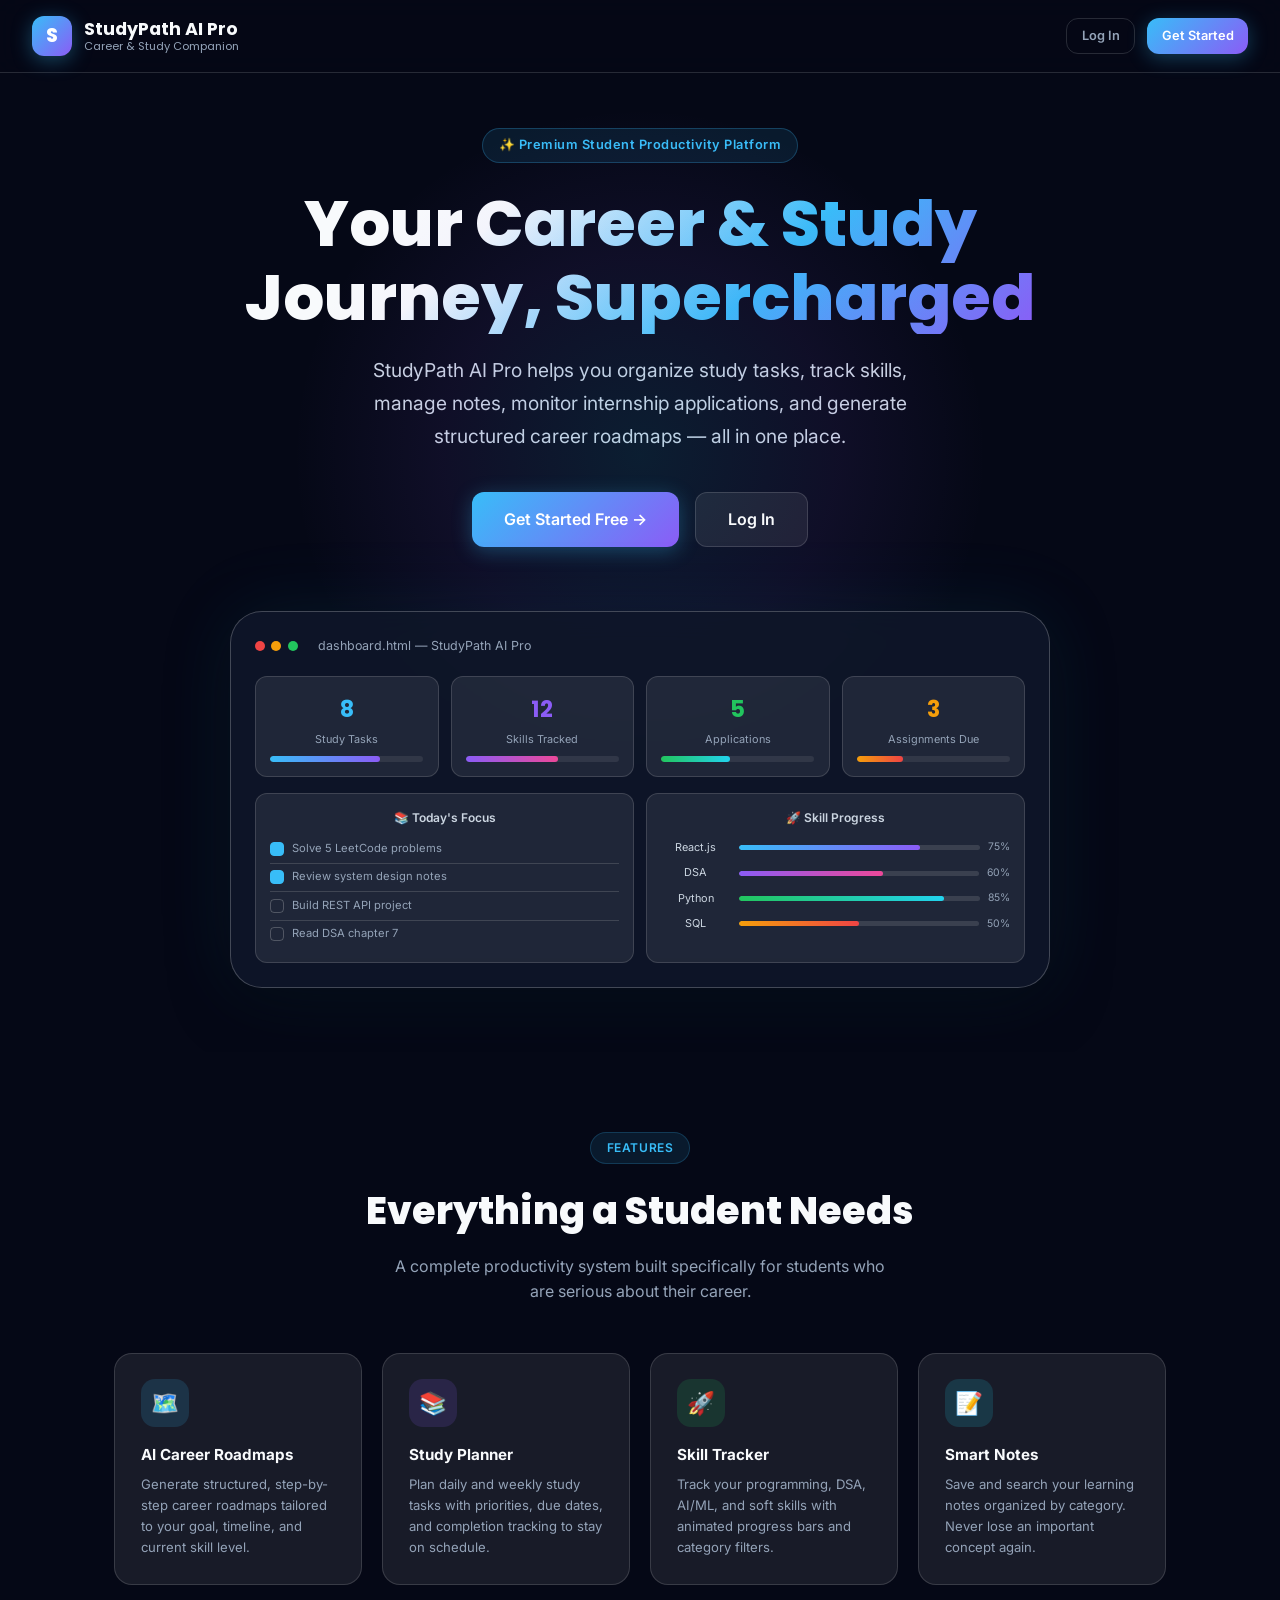
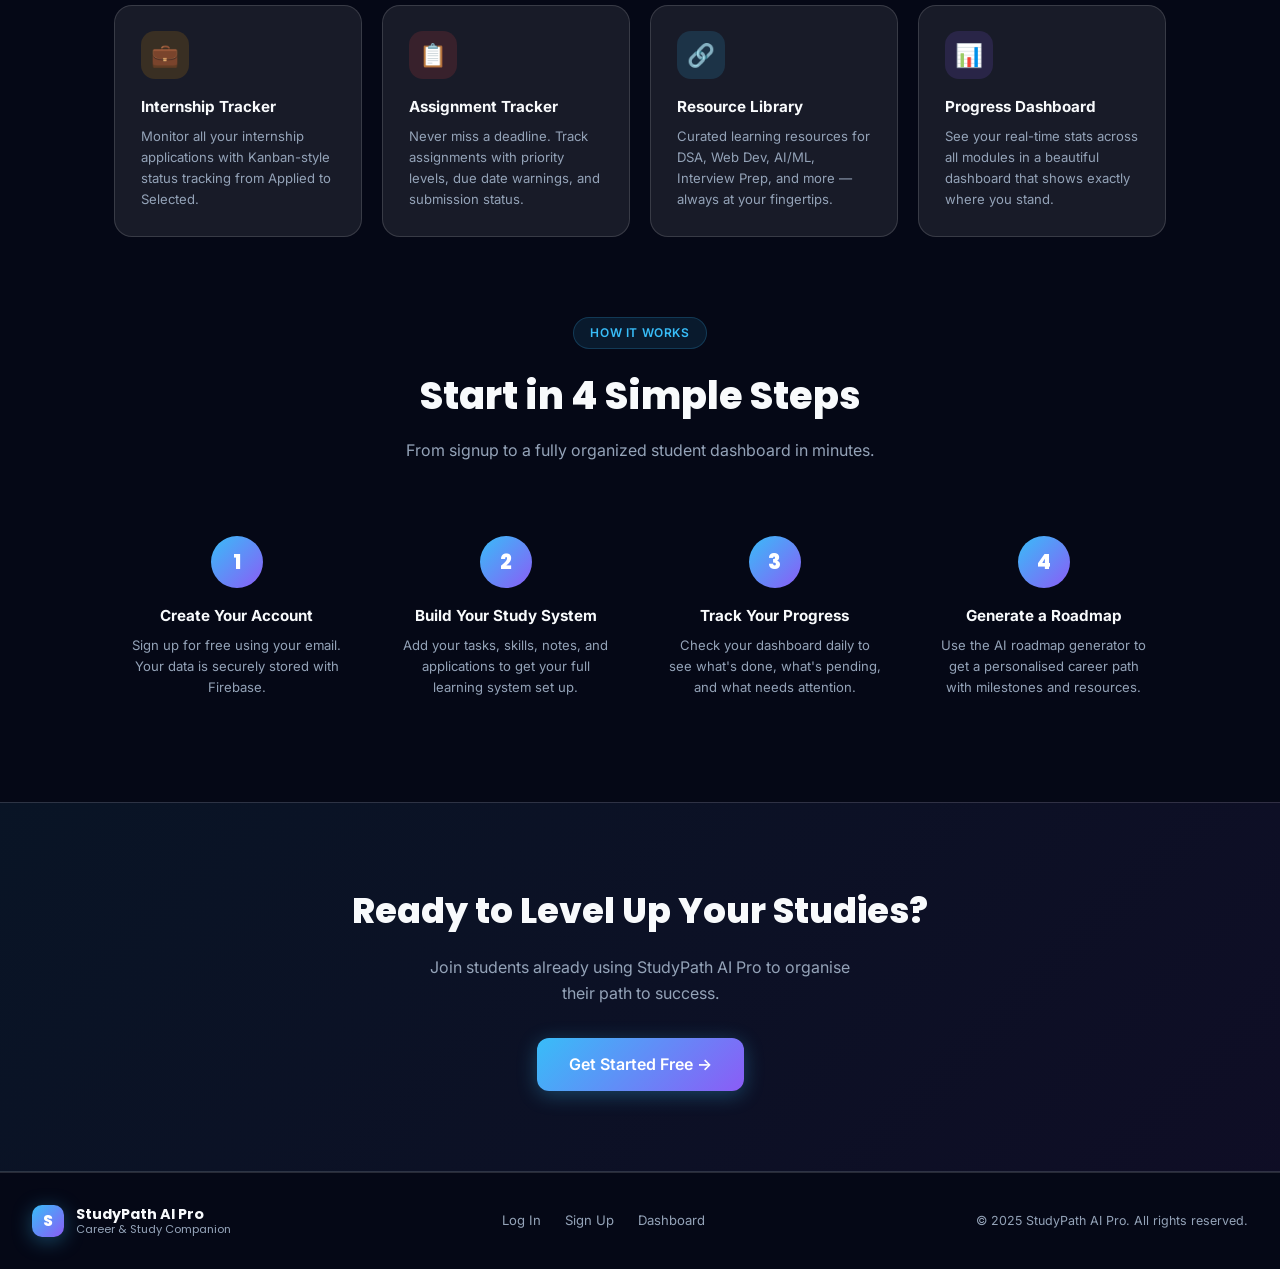
<file: studypathai/index.html>
<!DOCTYPE html>
<html lang="en">

<head>
  <meta charset="UTF-8" />
  <meta name="viewport" content="width=device-width, initial-scale=1.0" />
  <title>StudyPath AI Pro – Career & Study Companion</title>
  <meta name="description"
    content="StudyPath AI Pro is a premium student productivity and career planning platform. Organize tasks, track skills, manage notes, monitor internship applications, and generate structured career roadmaps." />
  <link rel="preconnect" href="https://fonts.googleapis.com" />
  <link rel="preconnect" href="https://fonts.gstatic.com" crossorigin />
  <link
    href="https://fonts.googleapis.com/css2?family=Inter:wght@300;400;500;600;700;800&family=Poppins:wght@400;500;600;700;800&display=swap"
    rel="stylesheet" />
  <link rel="stylesheet" href="css/style.css" />
  <style>
    /* ── LANDING HEADER ── */
    .landing-header {
      position: fixed;
      top: 0;
      left: 0;
      right: 0;
      z-index: 100;
      padding: 1rem 2rem;
      display: flex;
      align-items: center;
      justify-content: space-between;
      background: rgba(5, 8, 22, 0.8);
      border-bottom: 1px solid var(--border);
      backdrop-filter: blur(12px);
      -webkit-backdrop-filter: blur(12px);
    }

    .header-actions {
      display: flex;
      gap: 0.75rem;
    }

    /* ── HERO ── */
    .hero {
      min-height: 100vh;
      display: flex;
      align-items: center;
      justify-content: center;
      flex-direction: column;
      text-align: center;
      padding: 8rem 1.5rem 4rem;
      position: relative;
      overflow: hidden;
    }

    .hero::before {
      content: '';
      position: absolute;
      top: 10%;
      left: 50%;
      transform: translateX(-50%);
      width: 700px;
      height: 700px;
      background: radial-gradient(circle, rgba(56, 189, 248, 0.12) 0%, rgba(139, 92, 246, 0.08) 40%, transparent 70%);
      pointer-events: none;
    }

    .hero-tag {
      display: inline-flex;
      align-items: center;
      gap: 0.5rem;
      padding: 0.4rem 1rem;
      border-radius: 20px;
      background: rgba(56, 189, 248, 0.1);
      border: 1px solid rgba(56, 189, 248, 0.25);
      font-size: 0.8rem;
      font-weight: 600;
      color: var(--primary);
      margin-bottom: 1.5rem;
      letter-spacing: 0.04em;
    }

    .hero h1 {
      font-family: 'Poppins', sans-serif;
      font-size: clamp(2.2rem, 6vw, 4rem);
      font-weight: 800;
      line-height: 1.15;
      margin-bottom: 1.25rem;
      background: linear-gradient(135deg, #f8fafc 30%, #38bdf8 65%, #8b5cf6 100%);
      -webkit-background-clip: text;
      -webkit-text-fill-color: transparent;
      background-clip: text;
    }

    .hero-sub {
      font-size: clamp(1rem, 2.5vw, 1.2rem);
      color: var(--text-soft);
      max-width: 580px;
      line-height: 1.7;
      margin-bottom: 2.5rem;
    }

    .hero-cta {
      display: flex;
      gap: 1rem;
      flex-wrap: wrap;
      justify-content: center;
      margin-bottom: 4rem;
    }

    /* Dashboard Preview Card */
    .hero-preview {
      width: 100%;
      max-width: 820px;
      background: rgba(15, 23, 42, 0.9);
      border: 1px solid var(--border-strong);
      border-radius: var(--radius-xl);
      padding: 1.5rem;
      box-shadow: var(--shadow-soft), 0 0 80px rgba(56, 189, 248, 0.1);
      backdrop-filter: blur(16px);
      -webkit-backdrop-filter: blur(16px);
      position: relative;
      z-index: 1;
    }

    .preview-topbar {
      display: flex;
      align-items: center;
      gap: 0.5rem;
      margin-bottom: 1.25rem;
    }

    .preview-dot {
      width: 10px;
      height: 10px;
      border-radius: 50%;
    }

    .preview-dots {
      display: flex;
      gap: 0.4rem;
    }

    .preview-title {
      font-size: 0.78rem;
      color: var(--text-muted);
      margin-left: 0.75rem;
    }

    .preview-stats {
      display: grid;
      grid-template-columns: repeat(4, 1fr);
      gap: 0.75rem;
      margin-bottom: 1rem;
    }

    .preview-stat {
      background: var(--bg-card);
      border: 1px solid var(--border);
      border-radius: var(--radius-sm);
      padding: 0.9rem;
    }

    .preview-stat-val {
      font-family: 'Poppins', sans-serif;
      font-size: 1.4rem;
      font-weight: 700;
    }

    .preview-stat-lbl {
      font-size: 0.68rem;
      color: var(--text-muted);
      margin-top: 0.2rem;
    }

    .preview-bar {
      height: 6px;
      border-radius: 3px;
      background: var(--bg-card);
      overflow: hidden;
      margin-top: 0.5rem;
    }

    .preview-bar-fill {
      height: 100%;
      border-radius: 3px;
      background: linear-gradient(90deg, var(--primary), var(--secondary));
    }

    .preview-cards-row {
      display: grid;
      grid-template-columns: 1fr 1fr;
      gap: 0.75rem;
    }

    .preview-card {
      background: var(--bg-card);
      border: 1px solid var(--border);
      border-radius: var(--radius-sm);
      padding: 0.85rem;
    }

    .preview-card-title {
      font-size: 0.75rem;
      font-weight: 600;
      margin-bottom: 0.5rem;
      color: var(--text-soft);
    }

    .preview-task {
      display: flex;
      align-items: center;
      gap: 0.5rem;
      padding: 0.3rem 0;
      border-bottom: 1px solid var(--border);
    }

    .preview-task:last-child {
      border-bottom: none;
    }

    .preview-check {
      width: 14px;
      height: 14px;
      border-radius: 4px;
      border: 1px solid var(--border-strong);
      flex-shrink: 0;
    }

    .preview-check.done {
      background: var(--primary);
      border-color: var(--primary);
    }

    .preview-task-text {
      font-size: 0.7rem;
      color: var(--text-muted);
    }

    .preview-skill {
      display: flex;
      align-items: center;
      gap: 0.5rem;
      padding: 0.25rem 0;
    }

    .preview-skill-name {
      font-size: 0.68rem;
      color: var(--text-soft);
      width: 70px;
      flex-shrink: 0;
    }

    .preview-skill-bar {
      flex: 1;
      height: 5px;
      background: var(--bg-card-strong);
      border-radius: 3px;
      overflow: hidden;
    }

    .preview-skill-fill {
      height: 100%;
      border-radius: 3px;
    }

    @media (max-width: 600px) {
      .preview-stats {
        grid-template-columns: repeat(2, 1fr);
      }

      .preview-cards-row {
        grid-template-columns: 1fr;
      }
    }

    /* ── FEATURES ── */
    .section {
      padding: 5rem 1.5rem;
      max-width: 1100px;
      margin: 0 auto;
    }

    .section-header-centered {
      text-align: center;
      margin-bottom: 3rem;
    }

    .section-label {
      display: inline-block;
      padding: 0.35rem 1rem;
      border-radius: 20px;
      font-size: 0.75rem;
      font-weight: 600;
      letter-spacing: 0.05em;
      background: rgba(56, 189, 248, 0.1);
      border: 1px solid rgba(56, 189, 248, 0.2);
      color: var(--primary);
      margin-bottom: 1rem;
    }

    .section-header-centered h2 {
      font-family: 'Poppins', sans-serif;
      font-size: clamp(1.6rem, 4vw, 2.4rem);
      font-weight: 800;
    }

    .section-header-centered p {
      color: var(--text-muted);
      max-width: 500px;
      margin: 0.75rem auto 0;
    }

    .features-grid {
      display: grid;
      grid-template-columns: repeat(auto-fill, minmax(240px, 1fr));
      gap: 1.25rem;
    }

    .feature-card {
      background: var(--bg-card);
      border: 1px solid var(--border);
      border-radius: var(--radius-md);
      padding: 1.6rem;
      transition: all 0.25s ease;
      position: relative;
      overflow: hidden;
    }

    .feature-card::before {
      content: '';
      position: absolute;
      top: 0;
      left: 0;
      right: 0;
      height: 2px;
      background: linear-gradient(90deg, var(--primary), var(--secondary));
      border-radius: var(--radius-md) var(--radius-md) 0 0;
      opacity: 0;
      transition: opacity 0.25s;
    }

    .feature-card:hover {
      transform: translateY(-4px);
      box-shadow: var(--shadow-soft);
      border-color: var(--border-strong);
    }

    .feature-card:hover::before {
      opacity: 1;
    }

    .feature-icon {
      width: 48px;
      height: 48px;
      border-radius: 14px;
      display: flex;
      align-items: center;
      justify-content: center;
      font-size: 1.4rem;
      margin-bottom: 1rem;
    }

    .feature-card h3 {
      font-size: 0.95rem;
      font-weight: 700;
      margin-bottom: 0.4rem;
    }

    .feature-card p {
      font-size: 0.82rem;
      color: var(--text-muted);
      line-height: 1.6;
    }

    /* ── HOW IT WORKS ── */
    .how-grid {
      display: grid;
      grid-template-columns: repeat(auto-fill, minmax(200px, 1fr));
      gap: 1.5rem;
      margin-top: 0.5rem;
    }

    .how-step {
      text-align: center;
      padding: 1.5rem 1rem;
    }

    .how-number {
      width: 52px;
      height: 52px;
      border-radius: 50%;
      background: linear-gradient(135deg, #38bdf8, #8b5cf6);
      display: flex;
      align-items: center;
      justify-content: center;
      font-family: 'Poppins', sans-serif;
      font-size: 1.3rem;
      font-weight: 800;
      color: #fff;
      margin: 0 auto 1rem;
    }

    .how-step h3 {
      font-size: 0.95rem;
      font-weight: 700;
      margin-bottom: 0.4rem;
    }

    .how-step p {
      font-size: 0.82rem;
      color: var(--text-muted);
    }

    /* ── CTA SECTION ── */
    .cta-section {
      text-align: center;
      padding: 5rem 1.5rem;
      background: linear-gradient(135deg, rgba(56, 189, 248, 0.07), rgba(139, 92, 246, 0.07));
      border-top: 1px solid var(--border);
      border-bottom: 1px solid var(--border);
    }

    .cta-section h2 {
      font-family: 'Poppins', sans-serif;
      font-size: clamp(1.6rem, 4vw, 2.2rem);
      font-weight: 800;
      margin-bottom: 1rem;
    }

    .cta-section p {
      color: var(--text-muted);
      max-width: 440px;
      margin: 0 auto 2rem;
    }

    /* ── FOOTER ── */
    .landing-footer {
      padding: 2rem 2rem;
      border-top: 1px solid var(--border);
      display: flex;
      align-items: center;
      justify-content: space-between;
      flex-wrap: wrap;
      gap: 1rem;
    }

    .footer-links {
      display: flex;
      gap: 1.5rem;
    }

    .footer-links a {
      font-size: 0.82rem;
      color: var(--text-muted);
      text-decoration: none;
    }

    .footer-links a:hover {
      color: var(--text-main);
    }

    .footer-copy {
      font-size: 0.78rem;
      color: var(--text-muted);
    }
  </style>
</head>

<body>

  <!-- HEADER -->
  <header class="landing-header">
    <a href="index.html" class="brand-wrap">
      <div class="brand-mark">S</div>
      <div class="brand-text">StudyPath AI Pro <span>Career & Study Companion</span></div>
    </a>
    <div class="header-actions">
      <a href="login.html" class="btn btn-ghost btn-sm">Log In</a>
      <a href="signup.html" class="btn btn-primary btn-sm">Get Started</a>
    </div>
  </header>

  <!-- HERO -->
  <section class="hero">
    <div class="hero-tag">✨ Premium Student Productivity Platform</div>
    <h1>Your Career & Study<br>Journey, Supercharged</h1>
    <p class="hero-sub">
      StudyPath AI Pro helps you organize study tasks, track skills, manage notes,
      monitor internship applications, and generate structured career roadmaps — all in one place.
    </p>
    <div class="hero-cta">
      <a href="signup.html" class="btn btn-primary btn-lg">Get Started Free →</a>
      <a href="login.html" class="btn btn-secondary btn-lg">Log In</a>
    </div>

    <!-- Dashboard Preview -->
    <div class="hero-preview">
      <div class="preview-topbar">
        <div class="preview-dots">
          <div class="preview-dot" style="background:#ef4444;"></div>
          <div class="preview-dot" style="background:#f59e0b;"></div>
          <div class="preview-dot" style="background:#22c55e;"></div>
        </div>
        <span class="preview-title">dashboard.html — StudyPath AI Pro</span>
      </div>
      <div class="preview-stats">
        <div class="preview-stat">
          <div class="preview-stat-val" style="color:#38bdf8;">8</div>
          <div class="preview-stat-lbl">Study Tasks</div>
          <div class="preview-bar">
            <div class="preview-bar-fill" style="width:72%;"></div>
          </div>
        </div>
        <div class="preview-stat">
          <div class="preview-stat-val" style="color:#8b5cf6;">12</div>
          <div class="preview-stat-lbl">Skills Tracked</div>
          <div class="preview-bar">
            <div class="preview-bar-fill" style="width:60%;background:linear-gradient(90deg,#8b5cf6,#ec4899);"></div>
          </div>
        </div>
        <div class="preview-stat">
          <div class="preview-stat-val" style="color:#22c55e;">5</div>
          <div class="preview-stat-lbl">Applications</div>
          <div class="preview-bar">
            <div class="preview-bar-fill" style="width:45%;background:linear-gradient(90deg,#22c55e,#22d3ee);"></div>
          </div>
        </div>
        <div class="preview-stat">
          <div class="preview-stat-val" style="color:#f59e0b;">3</div>
          <div class="preview-stat-lbl">Assignments Due</div>
          <div class="preview-bar">
            <div class="preview-bar-fill" style="width:30%;background:linear-gradient(90deg,#f59e0b,#ef4444);"></div>
          </div>
        </div>
      </div>
      <div class="preview-cards-row">
        <div class="preview-card">
          <div class="preview-card-title">📚 Today's Focus</div>
          <div class="preview-task">
            <div class="preview-check done"></div><span class="preview-task-text">Solve 5 LeetCode problems</span>
          </div>
          <div class="preview-task">
            <div class="preview-check done"></div><span class="preview-task-text">Review system design notes</span>
          </div>
          <div class="preview-task">
            <div class="preview-check"></div><span class="preview-task-text">Build REST API project</span>
          </div>
          <div class="preview-task">
            <div class="preview-check"></div><span class="preview-task-text">Read DSA chapter 7</span>
          </div>
        </div>
        <div class="preview-card">
          <div class="preview-card-title">🚀 Skill Progress</div>
          <div class="preview-skill"><span class="preview-skill-name">React.js</span>
            <div class="preview-skill-bar">
              <div class="preview-skill-fill" style="width:75%;background:linear-gradient(90deg,#38bdf8,#8b5cf6);">
              </div>
            </div><span style="font-size:.65rem;color:#94a3b8;">75%</span>
          </div>
          <div class="preview-skill"><span class="preview-skill-name">DSA</span>
            <div class="preview-skill-bar">
              <div class="preview-skill-fill" style="width:60%;background:linear-gradient(90deg,#8b5cf6,#ec4899);">
              </div>
            </div><span style="font-size:.65rem;color:#94a3b8;">60%</span>
          </div>
          <div class="preview-skill"><span class="preview-skill-name">Python</span>
            <div class="preview-skill-bar">
              <div class="preview-skill-fill" style="width:85%;background:linear-gradient(90deg,#22c55e,#22d3ee);">
              </div>
            </div><span style="font-size:.65rem;color:#94a3b8;">85%</span>
          </div>
          <div class="preview-skill"><span class="preview-skill-name">SQL</span>
            <div class="preview-skill-bar">
              <div class="preview-skill-fill" style="width:50%;background:linear-gradient(90deg,#f59e0b,#ef4444);">
              </div>
            </div><span style="font-size:.65rem;color:#94a3b8;">50%</span>
          </div>
        </div>
      </div>
    </div>
  </section>

  <!-- FEATURES -->
  <section class="section" id="features">
    <div class="section-header-centered">
      <div class="section-label">FEATURES</div>
      <h2>Everything a Student Needs</h2>
      <p>A complete productivity system built specifically for students who are serious about their career.</p>
    </div>
    <div class="features-grid">
      <div class="feature-card">
        <div class="feature-icon" style="background:rgba(56,189,248,0.15);">🗺️</div>
        <h3>AI Career Roadmaps</h3>
        <p>Generate structured, step-by-step career roadmaps tailored to your goal, timeline, and current skill level.
        </p>
      </div>
      <div class="feature-card">
        <div class="feature-icon" style="background:rgba(139,92,246,0.15);">📚</div>
        <h3>Study Planner</h3>
        <p>Plan daily and weekly study tasks with priorities, due dates, and completion tracking to stay on schedule.
        </p>
      </div>
      <div class="feature-card">
        <div class="feature-icon" style="background:rgba(34,197,94,0.15);">🚀</div>
        <h3>Skill Tracker</h3>
        <p>Track your programming, DSA, AI/ML, and soft skills with animated progress bars and category filters.</p>
      </div>
      <div class="feature-card">
        <div class="feature-icon" style="background:rgba(34,211,238,0.15);">📝</div>
        <h3>Smart Notes</h3>
        <p>Save and search your learning notes organized by category. Never lose an important concept again.</p>
      </div>
      <div class="feature-card">
        <div class="feature-icon" style="background:rgba(245,158,11,0.15);">💼</div>
        <h3>Internship Tracker</h3>
        <p>Monitor all your internship applications with Kanban-style status tracking from Applied to Selected.</p>
      </div>
      <div class="feature-card">
        <div class="feature-icon" style="background:rgba(239,68,68,0.15);">📋</div>
        <h3>Assignment Tracker</h3>
        <p>Never miss a deadline. Track assignments with priority levels, due date warnings, and submission status.</p>
      </div>
      <div class="feature-card">
        <div class="feature-icon" style="background:rgba(56,189,248,0.15);">🔗</div>
        <h3>Resource Library</h3>
        <p>Curated learning resources for DSA, Web Dev, AI/ML, Interview Prep, and more — always at your fingertips.</p>
      </div>
      <div class="feature-card">
        <div class="feature-icon" style="background:rgba(139,92,246,0.15);">📊</div>
        <h3>Progress Dashboard</h3>
        <p>See your real-time stats across all modules in a beautiful dashboard that shows exactly where you stand.</p>
      </div>
    </div>
  </section>

  <!-- HOW IT WORKS -->
  <section class="section" id="how-it-works" style="padding-top:0;">
    <div class="section-header-centered">
      <div class="section-label">HOW IT WORKS</div>
      <h2>Start in 4 Simple Steps</h2>
      <p>From signup to a fully organized student dashboard in minutes.</p>
    </div>
    <div class="how-grid">
      <div class="how-step">
        <div class="how-number">1</div>
        <h3>Create Your Account</h3>
        <p>Sign up for free using your email. Your data is securely stored with Firebase.</p>
      </div>
      <div class="how-step">
        <div class="how-number">2</div>
        <h3>Build Your Study System</h3>
        <p>Add your tasks, skills, notes, and applications to get your full learning system set up.</p>
      </div>
      <div class="how-step">
        <div class="how-number">3</div>
        <h3>Track Your Progress</h3>
        <p>Check your dashboard daily to see what's done, what's pending, and what needs attention.</p>
      </div>
      <div class="how-step">
        <div class="how-number">4</div>
        <h3>Generate a Roadmap</h3>
        <p>Use the AI roadmap generator to get a personalised career path with milestones and resources.</p>
      </div>
    </div>
  </section>

  <!-- CTA -->
  <section class="cta-section">
    <h2>Ready to Level Up Your Studies?</h2>
    <p>Join students already using StudyPath AI Pro to organise their path to success.</p>
    <a href="signup.html" class="btn btn-primary btn-lg">Get Started Free →</a>
  </section>

  <!-- FOOTER -->
  <footer class="landing-footer">
    <a href="index.html" class="brand-wrap">
      <div class="brand-mark" style="width:32px;height:32px;font-size:1rem;border-radius:10px;">S</div>
      <div class="brand-text" style="font-size:0.9rem;">StudyPath AI Pro <span>Career & Study Companion</span></div>
    </a>
    <nav class="footer-links">
      <a href="login.html">Log In</a>
      <a href="signup.html">Sign Up</a>
      <a href="dashboard.html">Dashboard</a>
    </nav>
    <p class="footer-copy">© 2025 StudyPath AI Pro. All rights reserved.</p>
  </footer>

</body>

</html>
</file>
<file: studypathai/css/style.css>
@import url('https://fonts.googleapis.com/css2?family=Inter:wght@300;400;500;600;700;800&family=Poppins:wght@400;500;600;700;800&display=swap');

:root {
  --bg-main: #050816;
  --bg-secondary: #0f172a;
  --bg-soft: #111827;
  --bg-card: rgba(255, 255, 255, 0.08);
  --bg-card-strong: rgba(255, 255, 255, 0.12);
  --bg-input: rgba(255, 255, 255, 0.08);
  --text-main: #f8fafc;
  --text-muted: #94a3b8;
  --text-soft: #cbd5e1;
  --primary: #38bdf8;
  --secondary: #8b5cf6;
  --accent: #22d3ee;
  --success: #22c55e;
  --warning: #f59e0b;
  --danger: #ef4444;
  --border: rgba(255, 255, 255, 0.14);
  --border-strong: rgba(255, 255, 255, 0.22);
  --shadow-soft: 0 18px 60px rgba(0, 0, 0, 0.35);
  --shadow-glow: 0 0 40px rgba(56, 189, 248, 0.25);
  --radius-sm: 12px;
  --radius-md: 18px;
  --radius-lg: 24px;
  --radius-xl: 32px;
  --sidebar-width: 260px;
  --topbar-height: 70px;
  --mobile-nav-height: 65px;
}

*, *::before, *::after { box-sizing: border-box; margin: 0; padding: 0; }

html { scroll-behavior: smooth; }

body {
  font-family: 'Inter', system-ui, sans-serif;
  background: var(--bg-main);
  color: var(--text-main);
  line-height: 1.6;
  min-height: 100vh;
  -webkit-font-smoothing: antialiased;
  overflow-x: hidden;
}

/* ── SCROLLBAR ── */
::-webkit-scrollbar { width: 6px; }
::-webkit-scrollbar-track { background: var(--bg-secondary); }
::-webkit-scrollbar-thumb { background: rgba(56, 189, 248, 0.4); border-radius: 3px; }

/* ── BRAND MARK ── */
.brand-mark {
  width: 40px; height: 40px;
  border-radius: 12px;
  background: linear-gradient(135deg, #38bdf8, #8b5cf6);
  display: flex; align-items: center; justify-content: center;
  font-family: 'Poppins', sans-serif;
  font-weight: 800; font-size: 1.2rem; color: #fff;
  flex-shrink: 0;
  box-shadow: 0 4px 20px rgba(56, 189, 248, 0.35);
}
.brand-mark.lg { width: 52px; height: 52px; font-size: 1.5rem; border-radius: 16px; }

.brand-text { font-family: 'Poppins', sans-serif; font-weight: 700; font-size: 1.1rem; line-height: 1.2; }
.brand-text span { display: block; font-size: 0.7rem; font-weight: 400; color: var(--text-muted); }

.brand-wrap { display: flex; align-items: center; gap: 12px; text-decoration: none; color: var(--text-main); }

/* ── BUTTONS ── */
.btn {
  display: inline-flex; align-items: center; justify-content: center; gap: 8px;
  padding: 0.65rem 1.4rem;
  border-radius: var(--radius-sm);
  font-family: 'Inter', sans-serif;
  font-size: 0.9rem; font-weight: 600;
  border: none; cursor: pointer;
  transition: all 0.25s ease;
  text-decoration: none;
  white-space: nowrap;
  position: relative; overflow: hidden;
}
.btn:disabled { opacity: 0.55; cursor: not-allowed; }

.btn-primary {
  background: linear-gradient(135deg, #38bdf8, #8b5cf6);
  color: #fff;
  box-shadow: 0 4px 20px rgba(56, 189, 248, 0.3);
}
.btn-primary:hover:not(:disabled) {
  transform: translateY(-2px);
  box-shadow: 0 8px 30px rgba(56, 189, 248, 0.45);
}

.btn-secondary {
  background: var(--bg-card);
  color: var(--text-main);
  border: 1px solid var(--border);
}
.btn-secondary:hover:not(:disabled) {
  background: var(--bg-card-strong);
  border-color: var(--border-strong);
  transform: translateY(-1px);
}

.btn-ghost {
  background: transparent;
  color: var(--text-muted);
  border: 1px solid var(--border);
}
.btn-ghost:hover:not(:disabled) { color: var(--text-main); border-color: var(--border-strong); }

.btn-danger { background: rgba(239,68,68,0.15); color: var(--danger); border: 1px solid rgba(239,68,68,0.3); }
.btn-danger:hover:not(:disabled) { background: rgba(239,68,68,0.25); }

.btn-success { background: rgba(34,197,94,0.15); color: var(--success); border: 1px solid rgba(34,197,94,0.3); }
.btn-success:hover:not(:disabled) { background: rgba(34,197,94,0.25); }

.btn-sm { padding: 0.4rem 0.9rem; font-size: 0.8rem; }
.btn-lg { padding: 0.85rem 2rem; font-size: 1rem; }
.btn-icon { width: 36px; height: 36px; padding: 0; border-radius: 10px; }

.btn-loading { pointer-events: none; }
.btn-loading::after {
  content: '';
  width: 14px; height: 14px;
  border: 2px solid rgba(255,255,255,0.3);
  border-top-color: #fff;
  border-radius: 50%;
  animation: spin 0.7s linear infinite;
  margin-left: 8px;
}
@keyframes spin { to { transform: rotate(360deg); } }

/* ── CARDS ── */
.card {
  background: var(--bg-card);
  border: 1px solid var(--border);
  border-radius: var(--radius-md);
  padding: 1.4rem;
  backdrop-filter: blur(12px);
  -webkit-backdrop-filter: blur(12px);
  transition: transform 0.25s ease, box-shadow 0.25s ease, border-color 0.25s ease;
}
.card:hover { transform: translateY(-3px); box-shadow: var(--shadow-soft); border-color: var(--border-strong); }
.card-strong { background: var(--bg-card-strong); }

/* ── BADGES ── */
.badge {
  display: inline-flex; align-items: center;
  padding: 0.25rem 0.65rem;
  border-radius: 20px;
  font-size: 0.72rem; font-weight: 600;
  letter-spacing: 0.02em;
}
.badge-primary { background: rgba(56,189,248,0.15); color: var(--primary); border: 1px solid rgba(56,189,248,0.25); }
.badge-secondary { background: rgba(139,92,246,0.15); color: var(--secondary); border: 1px solid rgba(139,92,246,0.25); }
.badge-success { background: rgba(34,197,94,0.15); color: var(--success); border: 1px solid rgba(34,197,94,0.25); }
.badge-warning { background: rgba(245,158,11,0.15); color: var(--warning); border: 1px solid rgba(245,158,11,0.25); }
.badge-danger { background: rgba(239,68,68,0.15); color: var(--danger); border: 1px solid rgba(239,68,68,0.25); }
.badge-muted { background: rgba(148,163,184,0.1); color: var(--text-muted); border: 1px solid rgba(148,163,184,0.2); }

/* ── FORMS ── */
.form-group { margin-bottom: 1.1rem; }
.form-label {
  display: block; margin-bottom: 0.45rem;
  font-size: 0.85rem; font-weight: 500; color: var(--text-soft);
}
.form-control {
  width: 100%;
  padding: 0.7rem 1rem;
  background: var(--bg-input);
  border: 1px solid var(--border);
  border-radius: var(--radius-sm);
  color: var(--text-main);
  font-family: 'Inter', sans-serif;
  font-size: 0.9rem;
  transition: border-color 0.2s, box-shadow 0.2s;
  outline: none;
}
.form-control:focus {
  border-color: var(--primary);
  box-shadow: 0 0 0 3px rgba(56, 189, 248, 0.15);
}
.form-control::placeholder { color: var(--text-muted); }
select.form-control option { background: var(--bg-secondary); color: var(--text-main); }
textarea.form-control { resize: vertical; min-height: 100px; }
.form-error { font-size: 0.78rem; color: var(--danger); margin-top: 0.3rem; }

/* ── PROGRESS BARS ── */
.progress-wrap { background: rgba(255,255,255,0.07); border-radius: 20px; overflow: hidden; height: 8px; }
.progress-bar {
  height: 100%;
  border-radius: 20px;
  background: linear-gradient(90deg, var(--primary), var(--secondary));
  transition: width 0.7s cubic-bezier(0.4, 0, 0.2, 1);
}

/* ── MODALS ── */
.modal-overlay {
  position: fixed; inset: 0;
  background: rgba(5, 8, 22, 0.85);
  backdrop-filter: blur(8px);
  -webkit-backdrop-filter: blur(8px);
  display: flex; align-items: center; justify-content: center;
  z-index: 1000; padding: 1rem;
  opacity: 0; pointer-events: none;
  transition: opacity 0.25s ease;
}
.modal-overlay.active { opacity: 1; pointer-events: all; }
.modal {
  background: var(--bg-secondary);
  border: 1px solid var(--border-strong);
  border-radius: var(--radius-lg);
  padding: 2rem;
  width: 100%; max-width: 520px;
  max-height: 90vh; overflow-y: auto;
  box-shadow: var(--shadow-soft);
  transform: translateY(20px) scale(0.97);
  transition: transform 0.3s cubic-bezier(0.4, 0, 0.2, 1);
}
.modal-overlay.active .modal { transform: translateY(0) scale(1); }
.modal-header {
  display: flex; align-items: center; justify-content: space-between;
  margin-bottom: 1.5rem;
}
.modal-title { font-size: 1.15rem; font-weight: 700; }
.modal-close {
  width: 32px; height: 32px; border-radius: 8px;
  background: var(--bg-card); border: 1px solid var(--border);
  color: var(--text-muted); cursor: pointer; font-size: 1.1rem;
  display: flex; align-items: center; justify-content: center;
  transition: all 0.2s;
}
.modal-close:hover { color: var(--text-main); background: var(--bg-card-strong); }
.modal-footer { display: flex; gap: 0.75rem; justify-content: flex-end; margin-top: 1.5rem; }

/* ── TOAST ── */
#toast-container {
  position: fixed; bottom: 90px; right: 1.5rem;
  z-index: 9999; display: flex; flex-direction: column; gap: 0.5rem;
}
@media (min-width: 769px) { #toast-container { bottom: 1.5rem; } }
.toast {
  padding: 0.75rem 1.2rem;
  border-radius: var(--radius-sm);
  font-size: 0.85rem; font-weight: 500;
  border: 1px solid var(--border);
  backdrop-filter: blur(12px);
  min-width: 240px; max-width: 340px;
  animation: toastIn 0.3s ease forwards;
  display: flex; align-items: center; gap: 0.6rem;
}
.toast.success { background: rgba(34,197,94,0.15); color: var(--success); border-color: rgba(34,197,94,0.3); }
.toast.error { background: rgba(239,68,68,0.15); color: var(--danger); border-color: rgba(239,68,68,0.3); }
.toast.info { background: rgba(56,189,248,0.15); color: var(--primary); border-color: rgba(56,189,248,0.3); }
.toast.warning { background: rgba(245,158,11,0.15); color: var(--warning); border-color: rgba(245,158,11,0.3); }
@keyframes toastIn { from { opacity:0; transform:translateX(20px); } to { opacity:1; transform:translateX(0); } }

/* ── EMPTY STATE ── */
.empty-state {
  text-align: center; padding: 3rem 1.5rem;
  display: flex; flex-direction: column; align-items: center; gap: 1rem;
}
.empty-state-icon {
  width: 72px; height: 72px; border-radius: 50%;
  background: var(--bg-card);
  display: flex; align-items: center; justify-content: center;
  font-size: 2rem; margin-bottom: 0.5rem;
}
.empty-state h3 { font-size: 1.05rem; font-weight: 600; color: var(--text-main); }
.empty-state p { font-size: 0.85rem; color: var(--text-muted); max-width: 300px; }

/* ── SKELETON LOADER ── */
.skeleton {
  background: linear-gradient(90deg, rgba(255,255,255,0.05) 25%, rgba(255,255,255,0.1) 50%, rgba(255,255,255,0.05) 75%);
  background-size: 200% 100%;
  animation: shimmer 1.5s infinite;
  border-radius: var(--radius-sm);
}
@keyframes shimmer { to { background-position: -200% 0; } }

/* ── SECTION HEADERS ── */
.section-header {
  display: flex; align-items: center; justify-content: space-between;
  margin-bottom: 1.25rem;
}
.section-title { font-size: 1.05rem; font-weight: 700; }
.section-subtitle { font-size: 0.8rem; color: var(--text-muted); margin-top: 0.15rem; }

/* ── GRID LAYOUTS ── */
.grid-2 { display: grid; grid-template-columns: repeat(2, 1fr); gap: 1rem; }
.grid-3 { display: grid; grid-template-columns: repeat(3, 1fr); gap: 1rem; }
.grid-4 { display: grid; grid-template-columns: repeat(4, 1fr); gap: 1rem; }
.grid-auto { display: grid; grid-template-columns: repeat(auto-fill, minmax(260px, 1fr)); gap: 1rem; }

/* ── UTILITY ── */
.flex { display: flex; }
.flex-center { display: flex; align-items: center; justify-content: center; }
.flex-between { display: flex; align-items: center; justify-content: space-between; }
.flex-gap { display: flex; align-items: center; gap: 0.75rem; }
.text-muted { color: var(--text-muted); }
.text-primary { color: var(--primary); }
.text-success { color: var(--success); }
.text-danger { color: var(--danger); }
.text-warning { color: var(--warning); }
.fw-600 { font-weight: 600; }
.fw-700 { font-weight: 700; }
.fs-sm { font-size: 0.8rem; }
.fs-xs { font-size: 0.72rem; }
.mt-1 { margin-top: 0.5rem; }
.mb-1 { margin-bottom: 0.5rem; }
.gap-sm { gap: 0.5rem; }

/* ── CONFIG WARNING BANNER ── */
.config-warning {
  background: rgba(245,158,11,0.12);
  border: 1px solid rgba(245,158,11,0.3);
  border-radius: var(--radius-sm);
  padding: 0.85rem 1.2rem;
  font-size: 0.85rem; color: var(--warning);
  display: flex; align-items: flex-start; gap: 0.75rem;
  margin: 1rem;
}
.config-warning-icon { font-size: 1.1rem; flex-shrink: 0; margin-top: 1px; }

/* ── RESPONSIVE ── */
@media (max-width: 768px) {
  .grid-2, .grid-3, .grid-4 { grid-template-columns: 1fr; }
  .grid-auto { grid-template-columns: 1fr; }
}
@media (max-width: 900px) {
  .grid-3 { grid-template-columns: repeat(2, 1fr); }
  .grid-4 { grid-template-columns: repeat(2, 1fr); }
}
</file>
